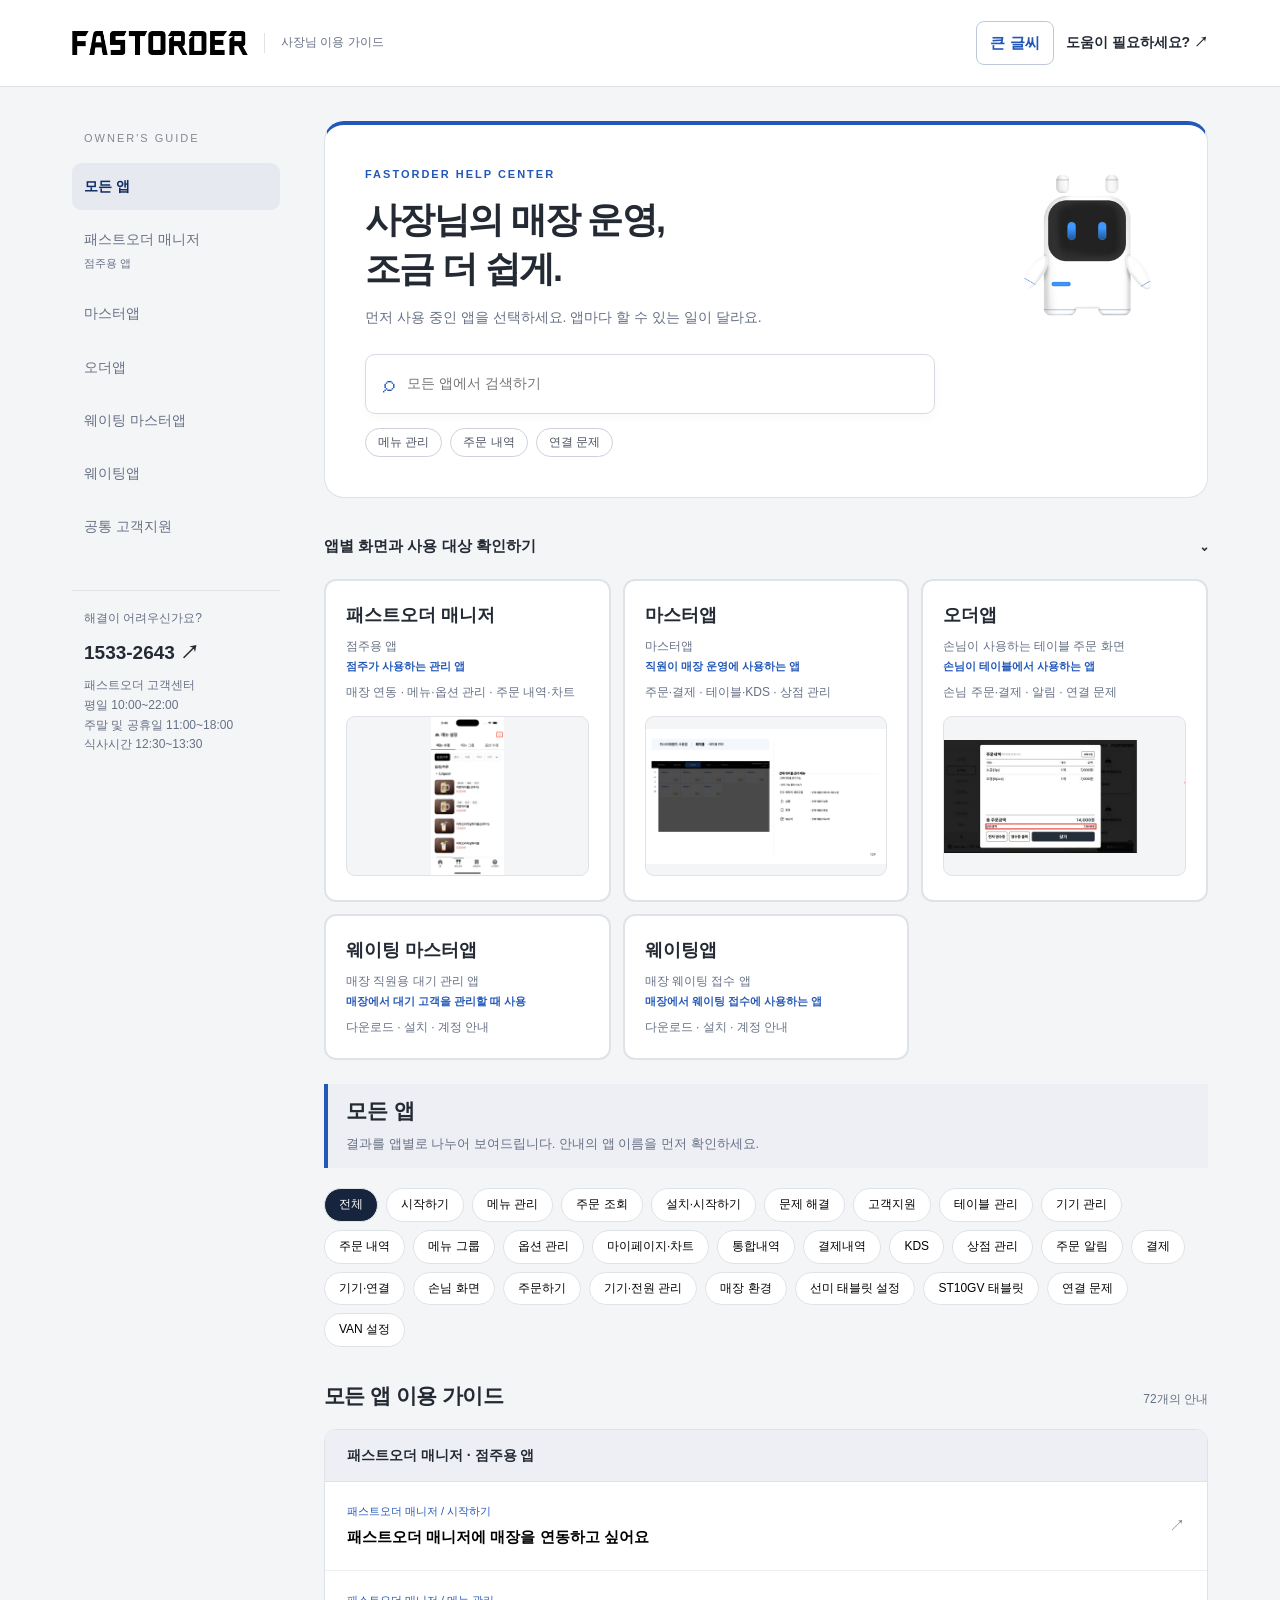
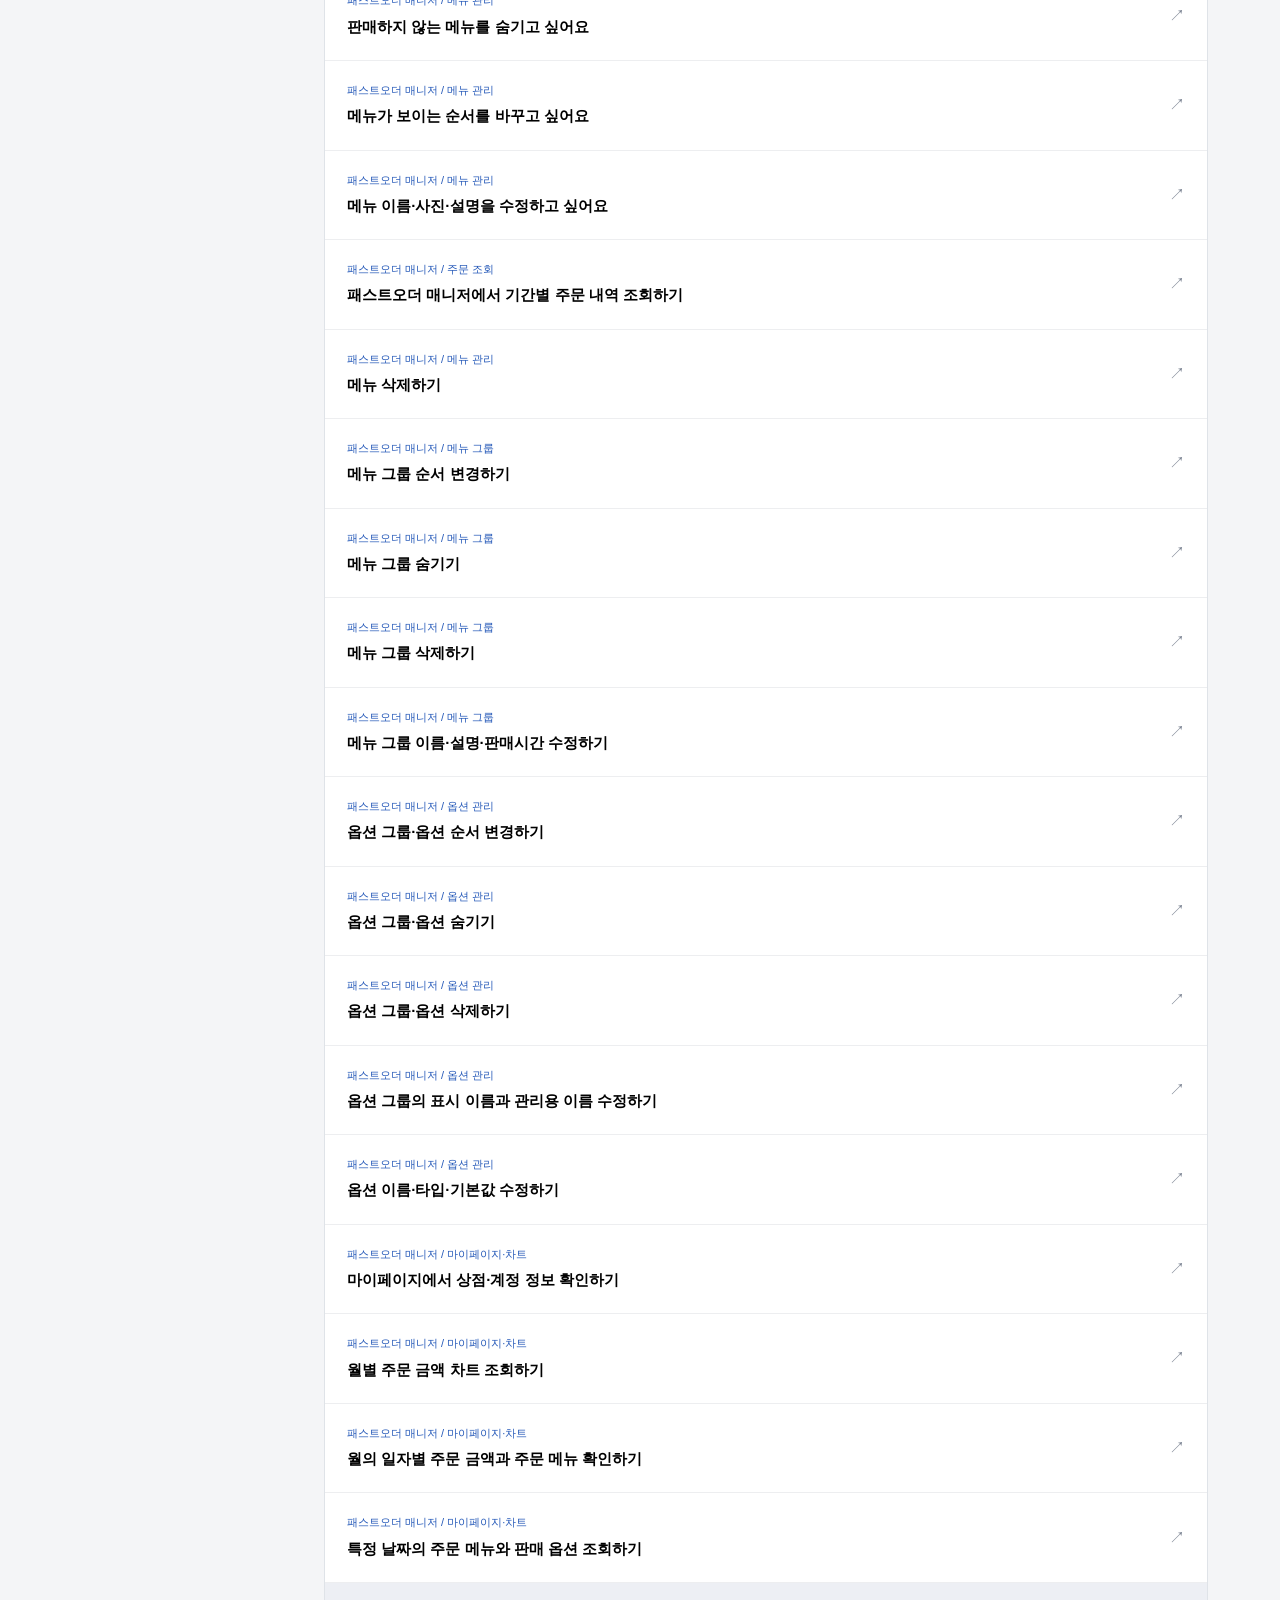
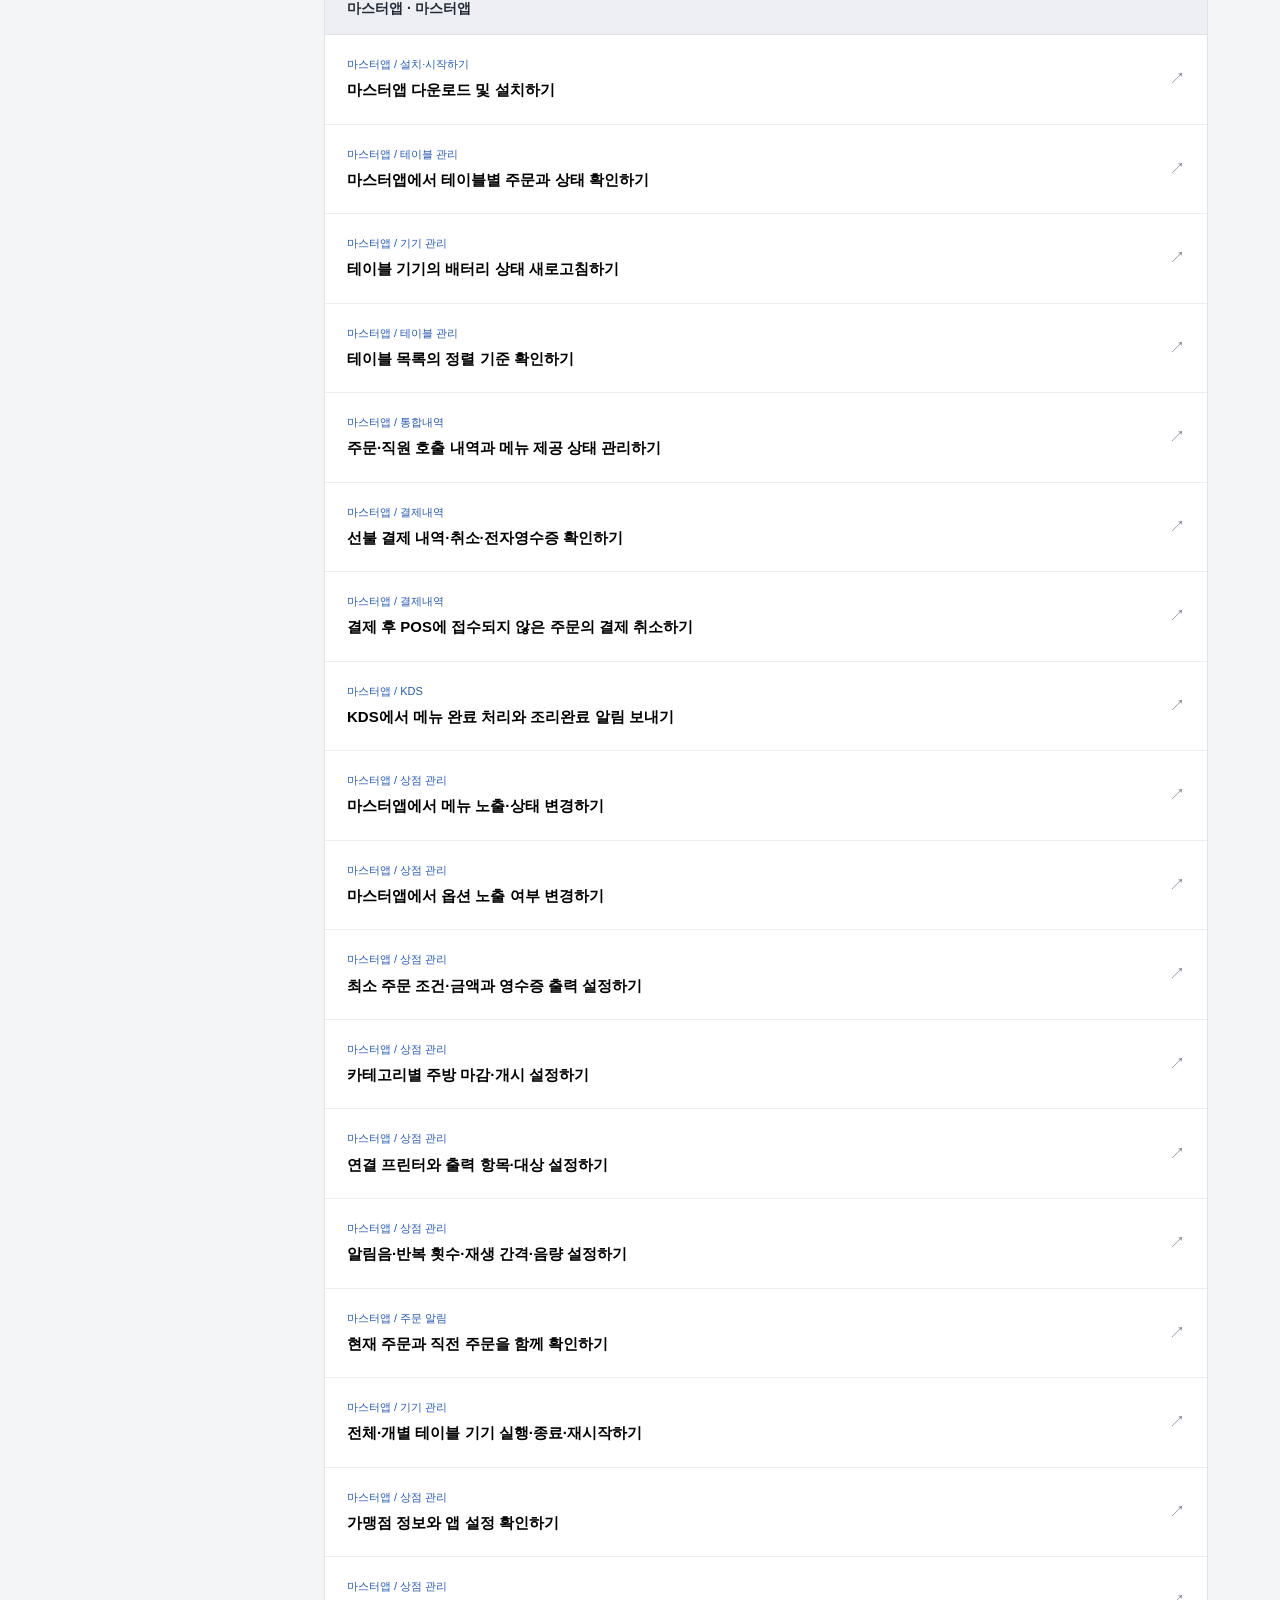
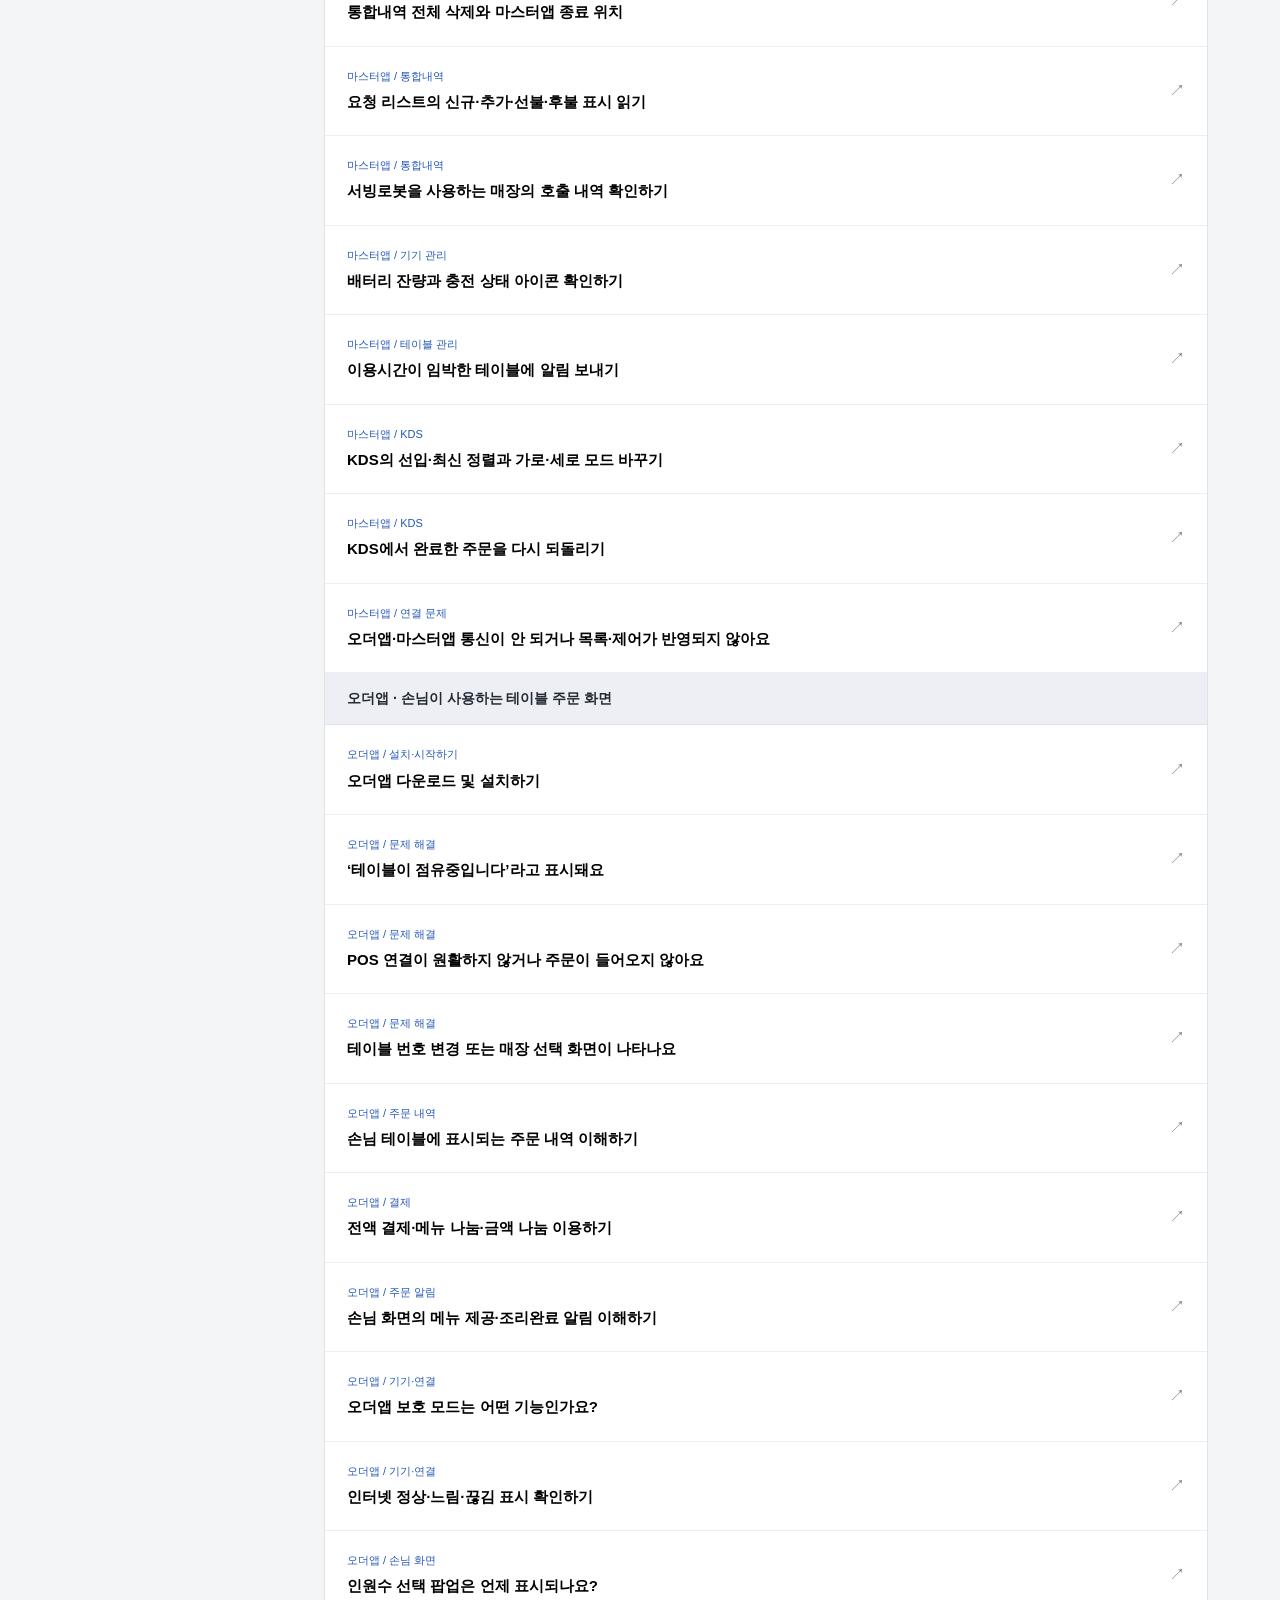
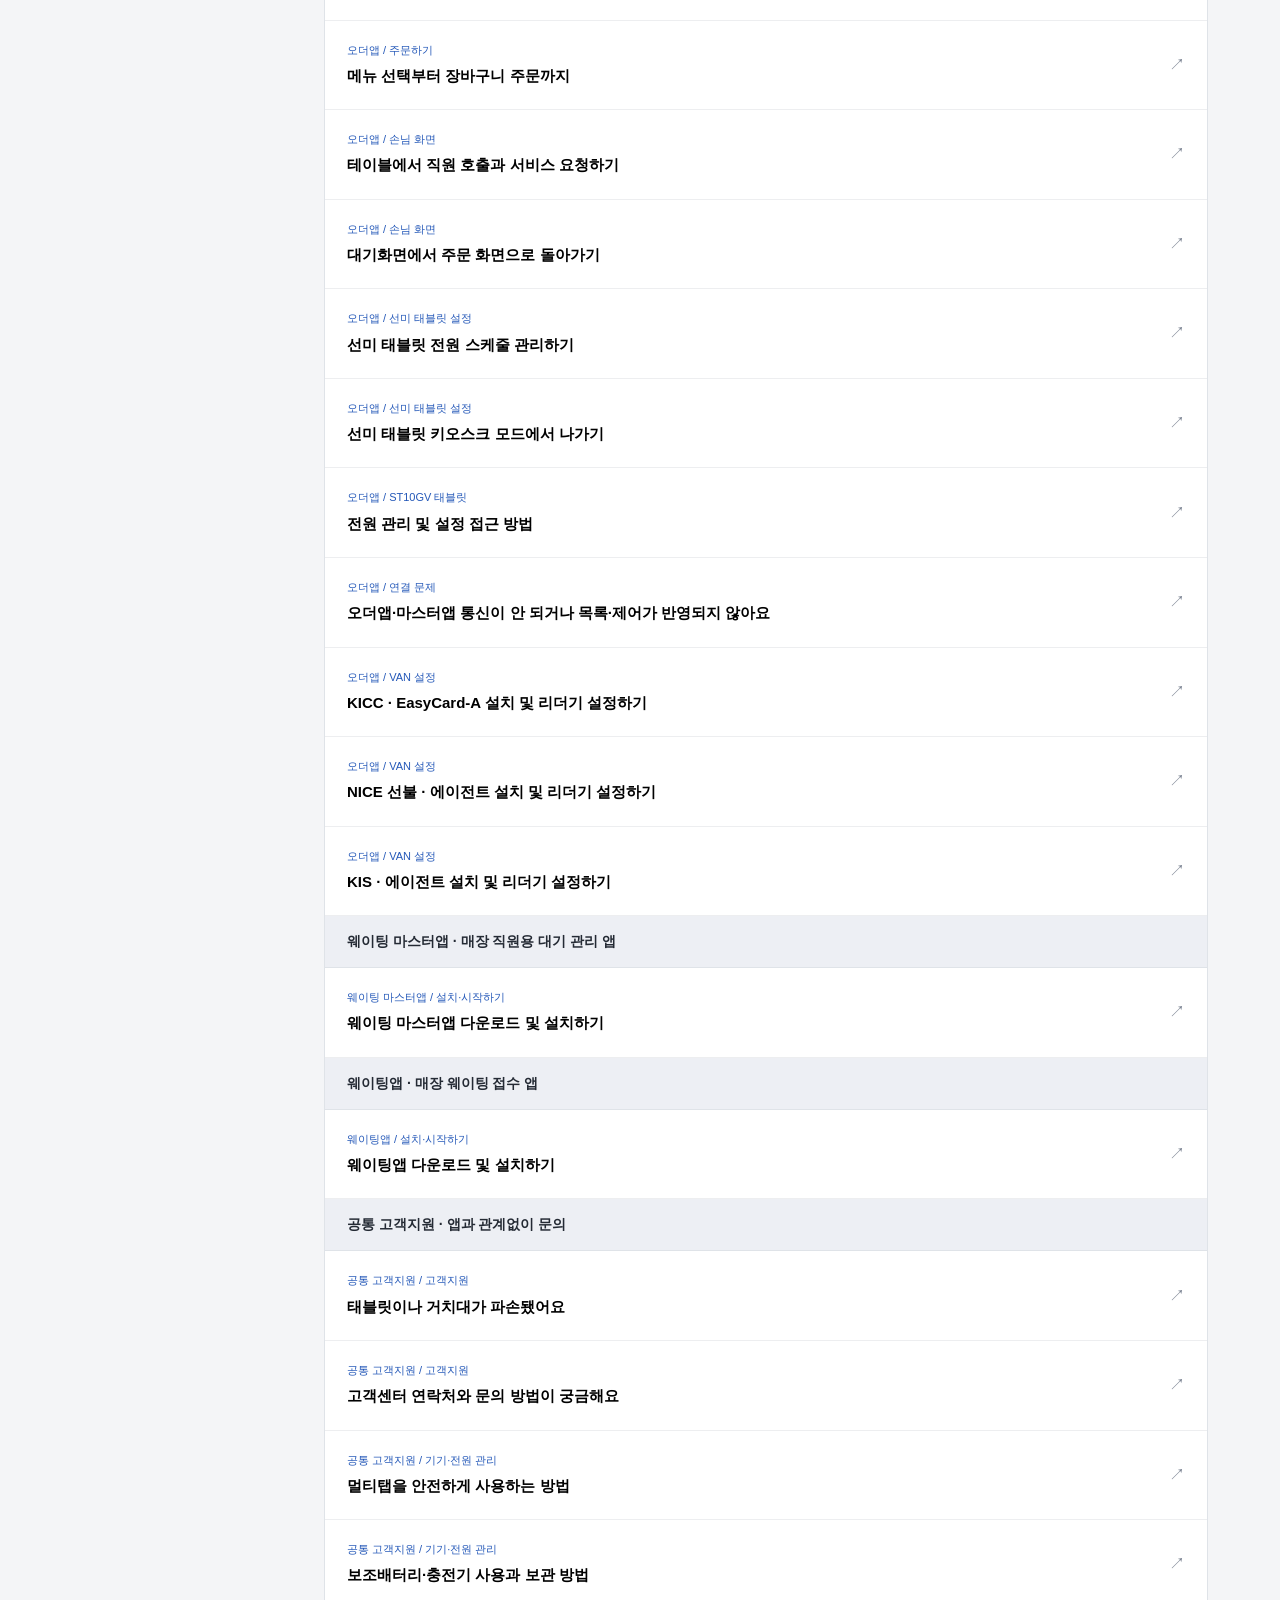
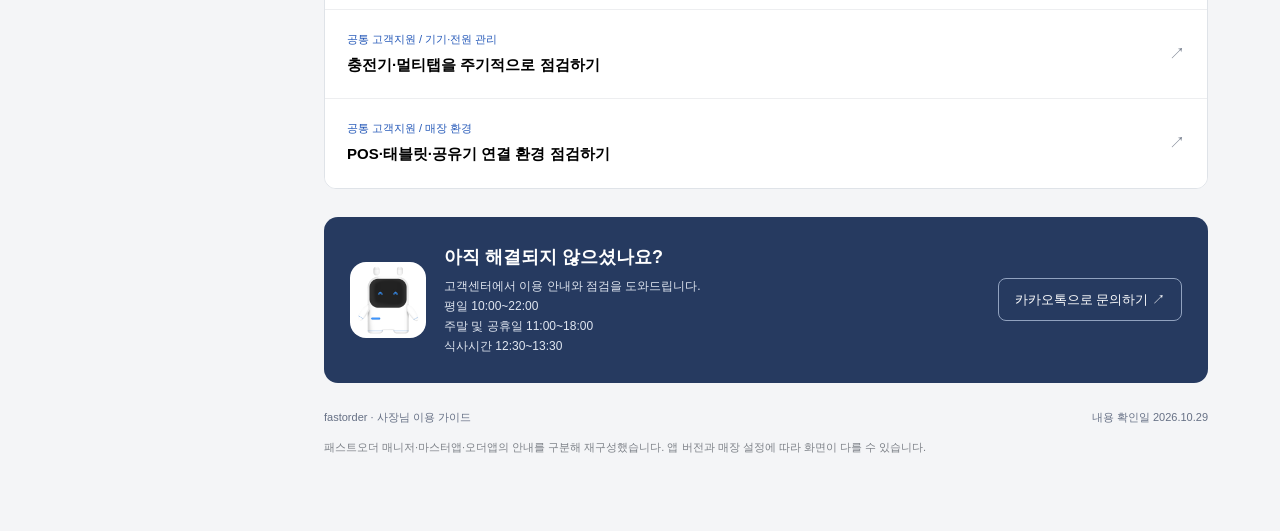
<file: index.html>
<!doctype html>
<html lang="ko">
<head>
<meta charset="utf-8"><meta name="viewport" content="width=device-width,initial-scale=1">
<meta name="description" content="패스트오더 점주를 위한 메뉴 관리, 주문 조회, 문제 해결 가이드">
<title>패스트오더 · 사장님 이용 가이드</title>
<style>
:root{--ink:#1a1d22;--muted:#656a73;--green:#103273;--line:#e2e4e8;--paper:#f6f7f9}*{box-sizing:border-box}html{scroll-behavior:smooth}body{margin:0;color:var(--ink);background:var(--paper);font:16px/1.65 -apple-system,BlinkMacSystemFont,"Segoe UI","Malgun Gothic",sans-serif}button,input,a{-webkit-tap-highlight-color:transparent}a{color:inherit}button{font:inherit;cursor:pointer}button:focus-visible,a:focus-visible,input:focus-visible{outline:3px solid #8c95a5;outline-offset:4px}.skip{position:absolute;top:-100px}.skip:focus{top:0;background:white;z-index:10}header{background:#fff;border-bottom:1px solid var(--line)}.bar{max-width:1200px;margin:auto;padding:21px 32px;display:flex;align-items:center;justify-content:space-between}.brand{text-decoration:none;font-weight:850;font-size:24px;letter-spacing:-1px}.brand span{color:var(--green)}.brand small{font-size:12px;font-weight:500;border-left:1px solid var(--line);padding-left:16px;margin-left:16px;letter-spacing:0;color:var(--muted)}.contact{text-decoration:none;font-size:14px;font-weight:700}.layout{max-width:1200px;margin:auto;display:grid;grid-template-columns:208px 1fr;gap:44px;padding:34px 32px 64px}aside{padding-top:8px}aside .label{font-size:11px;color:#848890;letter-spacing:2px;margin:0 12px 16px}nav{display:grid;gap:6px}nav button{text-align:left;border:0;background:none;border-radius:9px;padding:12px;color:var(--muted);font-size:14px}nav button.active{background:#e6e9ef;color:#0e2c65;font-weight:700}nav button:hover{background:#eaecf0}.sidehelp{margin-top:40px;padding:18px 12px;border-top:1px solid var(--line);font-size:12px;color:var(--muted)}.sidehelp a{display:block;font-size:19px;font-weight:750;color:var(--ink);text-decoration:none;margin:8px 0}.hero{background:#e7eaf0;border:1px solid #dce0e8;border-radius:20px;padding:40px;position:relative;overflow:hidden}.eyebrow{color:var(--green);font-size:11px;letter-spacing:2px;font-weight:800}.hero h1{font-size:36px;line-height:1.35;letter-spacing:-1.7px;margin:13px 0}.hero p{color:#525968;font-size:14px;margin:0 0 25px}.searchbox{display:flex;align-items:center;gap:12px;background:#fff;border:1px solid #d6dae2;border-radius:10px;padding:0 17px;max-width:570px;box-shadow:0 4px 12px #1c305807}.searchbox span{font-size:23px;color:var(--green)}input{width:100%;min-width:0;border:0;background:none;font:inherit;font-size:14px;padding:17px 0;outline:none}.searchbox:focus-within{outline:2px solid var(--green)}.searchbox button{border:0;background:none;color:var(--muted);font-size:20px}.tags{display:flex;gap:8px;flex-wrap:wrap;margin-top:14px}.tags button{background:#ffffff80;border:1px solid #ccd1dc;border-radius:20px;color:#4b5260;font-size:12px;padding:4px 12px}.sectiontop{display:flex;align-items:baseline;justify-content:space-between;margin:32px 0 15px}.sectiontop h2{font-size:21px;letter-spacing:-.6px;margin:0}.sectiontop span{font-size:12px;color:var(--muted)}.quick{display:grid;grid-template-columns:repeat(3,1fr);gap:12px}.quick button{border:1px solid var(--line);background:#fff;text-align:left;border-radius:12px;padding:22px 19px;transition:transform .15s,border-color .15s}.quick button:hover{transform:translateY(-3px);border-color:#8992a3}.symbol{display:inline-grid;place-items:center;width:38px;height:38px;background:#edeff4;border-radius:11px;color:var(--green);font-size:20px;margin-bottom:17px}.quick strong{display:block;font-size:15px}.quick p{color:var(--muted);font-size:12px;margin:7px 0 0}.list{background:#fff;border:1px solid var(--line);border-radius:12px;overflow:hidden}.row{display:flex;align-items:center;gap:18px;width:100%;text-align:left;padding:20px 22px;border:0;border-bottom:1px solid #edeef0;background:white}.row:last-child{border-bottom:0}.row:hover{background:#f4f5f8}.row .category{font-size:11px;color:var(--green);display:block;margin-bottom:4px}.row strong{font-size:15px;font-weight:650}.row .arrow{margin-left:auto;color:#7e8695}.empty{padding:36px;text-align:center;color:var(--muted)}.support{margin-top:28px;border-radius:14px;background:#17243e;color:white;padding:26px;display:flex;align-items:center;justify-content:space-between;gap:18px}.support h2{font-size:18px;margin:0 0 5px}.support p{font-size:12px;color:#c5cad2;margin:0}.support a{white-space:nowrap;border:1px solid #717b8f;border-radius:8px;padding:10px 16px;text-decoration:none;font-size:13px}footer{font-size:11px;color:var(--muted);margin-top:25px;display:flex;justify-content:space-between;gap:16px}.note{font-size:11px;color:#7c8087;margin-top:12px}dialog{width:min(700px,calc(100% - 28px));border:1px solid var(--line);border-radius:18px;padding:0;color:var(--ink);max-height:85vh;box-shadow:0 30px 100px #10182740}dialog::backdrop{background:#1a1c2180;backdrop-filter:blur(3px)}.dialogtop{display:flex;justify-content:space-between;padding:17px 26px;border-bottom:1px solid var(--line);align-items:center;font-size:12px;color:var(--green)}.close{border:0;background:#f0f1f4;border-radius:50%;width:32px;height:32px;font-size:20px}.article{padding:25px 32px 32px}.article h2{font-size:25px;line-height:1.4;letter-spacing:-.7px;margin:0 0 20px}.article p,.article li{font-size:15px;color:#434955}.article li{padding:7px 0}.article ol{padding-left:23px}.tip{background:#eef0f4;border-left:3px solid var(--green);padding:14px 17px;font-size:13px;line-height:1.8;margin:22px 0}.article .source{font-size:11px;color:var(--muted);border-top:1px solid var(--line);padding-top:18px;margin-top:28px}.article a{color:var(--green)}[hidden]{display:none!important}@media(max-width:850px){.layout{grid-template-columns:1fr;gap:20px;padding:20px}.bar{padding:18px 20px}aside{padding:0}aside .label,.sidehelp{display:none}nav{display:flex;overflow:auto;white-space:nowrap;padding-bottom:5px}nav button{padding:9px 14px}.hero{padding:28px}.hero h1{font-size:30px}.brand small{display:none}}@media(max-width:520px){.quick{grid-template-columns:1fr}.quick button{padding:16px;display:grid;grid-template-columns:42px 1fr;column-gap:14px;align-items:center}.symbol{grid-row:span 2;margin:0}.quick p{margin-top:3px}.hero{padding:24px 20px}.hero h1{font-size:28px}.contact{font-size:12px}.support{align-items:flex-start;flex-direction:column}.sectiontop span{font-size:11px}.row{padding:17px}.article{padding:22px}footer{flex-direction:column;gap:3px}}

.appcards{display:grid;grid-template-columns:repeat(3,1fr);gap:12px;margin:24px 0}.appcard{border:2px solid var(--line);background:white;border-radius:12px;text-align:left;padding:20px;color:var(--ink)}.appcard.active{border-color:var(--green);background:#eff1f4}.appcard strong{display:block;font-size:18px}.appcard span{display:block;font-size:12px;color:var(--muted);margin-top:6px}.appcard .who{font-size:11px;color:var(--green);font-weight:700;margin:0 0 8px}.appcontext{border-left:4px solid var(--green);padding:10px 18px;background:#edeff4;margin-bottom:20px}.appcontext h2{font-size:21px;margin:0}.appcontext p{font-size:13px;color:var(--muted);margin:4px 0}.filters{display:flex;gap:8px;flex-wrap:wrap;margin:16px 0}.filters button{border:1px solid var(--line);border-radius:20px;background:white;padding:6px 14px;font-size:12px}.filters button.active{background:#17243e;color:white}.device{font-size:12px;background:#edeff4;border:1px solid #d6dae3;border-radius:8px;padding:12px 16px;margin-bottom:20px}.stepdevice{display:inline-block;font-size:11px;color:var(--green);background:#edeff4;padding:1px 7px;border-radius:4px;margin-right:7px}.groupheading{font-size:14px;margin:0;padding:14px 22px;background:#edeff4;border-bottom:1px solid var(--line)}@media(max-width:600px){.appcards{grid-template-columns:1fr;gap:8px}.appcard{padding:14px}.appcard .who{margin-bottom:2px}.appcard strong{font-size:16px}.appcard span{margin-top:3px}}

.appcard .appshot{display:block;width:100%;height:160px;object-fit:contain;background:#f0f1f4;border:1px solid var(--line);border-radius:9px;margin:14px 0 4px}.mediafigure{margin:24px 0;padding:16px;background:#f4f5f7;border:1px solid var(--line);border-radius:12px;text-align:center}.mediafigure img{display:block;max-width:100%;height:auto;max-height:560px;object-fit:contain;margin:0 auto;border-radius:6px}.mediafigure figcaption{font-size:12px;color:var(--muted);margin-top:12px}.mediafigure button{border:1px solid #b8bec8;border-radius:7px;background:white;color:var(--green);padding:8px 14px;margin-top:12px}.mediafigure .original{display:block;font-size:11px;margin-top:8px}.mediafigure .mediatitle{font-size:13px;display:block;margin-bottom:12px}.mediafigure a{display:block}@media(max-width:600px){.appcard .appshot{height:140px}.mediafigure{padding:12px}.mediafigure img{max-height:470px}}

/* Responsive reading and touch navigation */
main,.layout>aside{min-width:0}.mobile-app-label{display:none}.app-chooser{margin-top:24px}.app-chooser summary{cursor:pointer;font-size:15px;font-weight:700;padding:12px 0;list-style:none;display:flex;justify-content:space-between}.app-chooser summary::-webkit-details-marker{display:none}.app-chooser .appcards{margin:8px 0 24px}.article{overflow-wrap:anywhere}.article p,.article li{white-space:pre-wrap}.dialogtop{position:sticky;top:0;z-index:2;background:#fff}.close{flex-shrink:0;min-width:44px;min-height:44px}.mediafigure .original{padding:10px;min-height:44px}body:has(dialog[open]){overflow:hidden}.sectiontop{gap:12px}
@media(max-width:850px){
header{position:sticky;top:0;z-index:20}.bar{height:64px;padding:10px 16px}.brand{font-size:23px}.contact{font-size:12px;display:flex;align-items:center;min-height:44px}.layout{display:block;padding:0 16px 32px}.layout>aside{position:sticky;top:64px;z-index:15;background:var(--paper);margin:0 -16px 16px;padding:10px 16px 12px;border-bottom:1px solid var(--line)}nav,.sidehelp,aside .label{display:none}.mobile-app-label{display:flex;align-items:center;gap:12px;font-size:12px;font-weight:700}.mobile-app-label select{min-width:0;flex:1;border:1px solid #caced5;background:#fff;color:var(--ink);font:inherit;font-size:16px;border-radius:9px;padding:10px 12px;min-height:46px}.hero{padding:24px;border-radius:14px}.hero h1{font-size:29px;letter-spacing:-1px;margin:10px 0}.hero p{margin-bottom:18px}.searchbox{padding:0 12px;gap:8px}.searchbox input{font-size:16px;padding:14px 0}.searchbox button{min-width:40px;min-height:44px}.tags button{min-height:40px;padding:7px 13px;font-size:13px}.appcontext{margin-top:16px}.appcontext h2{font-size:20px}.filters{flex-wrap:nowrap;overflow-x:auto;scrollbar-width:thin;overscroll-behavior-x:contain;padding:4px 2px 10px;gap:7px}.filters button{white-space:nowrap;min-height:44px;font-size:14px;flex-shrink:0}.sectiontop{margin-top:23px;align-items:center;flex-wrap:wrap}.sectiontop h2{font-size:20px}.sectiontop span{font-size:12px}.row{padding:18px 16px;min-height:76px;gap:12px}.row strong{font-size:16px;line-height:1.6;word-break:keep-all}.row .category{font-size:12px}.support{padding:22px}.support a{display:block;min-height:46px;text-align:center}.article h2{font-size:24px;word-break:keep-all}.article p,.article li{font-size:16px;line-height:1.85}dialog{width:100%;height:100dvh;max-height:100dvh;max-width:100vw;margin:0;border:0;border-radius:0;padding-bottom:env(safe-area-inset-bottom)}.dialogtop{padding:10px 16px;border-bottom:1px solid var(--line);gap:12px}.article{padding:24px 18px 32px}.device{font-size:13px}.mediafigure{margin:22px 0;padding:10px}.mediafigure .mediatitle{font-size:13px}.mediafigure figcaption{font-size:12px}.mediafigure button{min-height:44px;font-size:14px}.mediafigure img{max-height:none}.stepdevice{font-size:12px}.article ol{padding-left:24px}.appcard{min-height:80px}.appcard .appshot{height:150px}.appcard span{font-size:13px}.support p{font-size:13px}footer{font-size:12px}.note{font-size:12px}
}
@media(max-width:480px){.hero{padding:20px 16px}.hero h1{font-size:27px}.eyebrow{font-size:10px}.hero p{font-size:14px}.support{display:block}.support a{margin-top:16px}.appcontext p{font-size:13px}.sectiontop h2{font-size:19px}}
.long-media>a:first-of-type{max-height:65vh;overflow-y:auto;overscroll-behavior:contain}.long-media img{max-height:none;width:100%;height:auto}.article li{white-space:normal;margin-bottom:18px}.article li .mediafigure{margin:16px 0 24px}.article li::marker{color:var(--green);font-weight:750}.mediafigure figcaption{white-space:normal}
/* Merchant guide palette: gray, blue, red and white. */
:root{--ink:#242a34;--muted:#667085;--green:#2458b8;--line:#dfe3e8;--paper:#f4f5f7}
.brand span{color:#d6323f}.hero{background:#fff;border-color:#dfe3e8;border-top:4px solid #2458b8}.hero h1{color:#242a34}.hero p{color:#667085}.eyebrow{color:#2458b8}.support{background:#263a60}.support p{color:#e0e6f0}.support a{border-color:#91a2bf}.tip{background:#fff4f4;border-left-color:#d6323f;color:#6c3038}.article li::marker{color:#2458b8}.mediafigure{background:#f5f6f8}.appcard .appshot{background:#f4f5f7}
/* Official Fastorder brand assets. */
.brand{display:flex;align-items:center;gap:0;min-width:0}.brand-logo{display:block;width:176px;height:auto;max-width:100%}.hero-character{float:right;width:160px;height:160px;object-fit:contain;margin:0 0 16px 20px}.hero .searchbox{clear:both}.support-character{width:76px;height:76px;object-fit:contain;border-radius:16px;background:#fff;flex-shrink:0}.support>div{flex:1}
@media(max-width:850px){.brand-logo{width:152px}.hero-character{width:100px;height:100px;margin:0 0 12px 12px}.hero h1{font-size:27px}.hero p{clear:both}.support{display:grid;grid-template-columns:64px minmax(0,1fr);gap:14px}.support-character{width:64px;height:64px}.support a{grid-column:1/-1;width:100%}.support h2{font-size:17px}}
@media(max-width:380px){.brand-logo{width:132px}.hero-character{width:76px;height:76px;margin-left:8px}.hero h1{font-size:24px}}

.text-size-toggle{flex-shrink:0;min-height:44px;padding:8px 13px;border:1px solid #bdc8db;border-radius:8px;background:#fff;color:#2458b8;font-size:15px;font-weight:700;white-space:nowrap}.text-size-toggle[aria-pressed="true"]{background:#2458b8;border-color:#2458b8;color:#fff}.bar{gap:12px}.bar .brand{margin-right:auto}.dialogtop{gap:10px}.dialogtop>span{margin-right:auto}
html.large-text .article p,html.large-text .article li{font-size:21px;line-height:1.9}html.large-text .article h2{font-size:30px}html.large-text .row strong{font-size:21px;line-height:1.7}html.large-text .row .category,html.large-text .stepdevice,html.large-text .device,html.large-text .tip,html.large-text .mediafigure figcaption{font-size:17px;line-height:1.8}html.large-text nav button,html.large-text .filters button,html.large-text .tags button,html.large-text .searchbox input,html.large-text .mobile-app-label select{font-size:18px}html.large-text .hero p,html.large-text .support p,html.large-text .support a,html.large-text .appcard span,html.large-text .sidehelp,html.large-text .note,html.large-text footer,html.large-text .sectiontop span{font-size:17px;line-height:1.8}html.large-text .appcard strong,html.large-text .quick strong{font-size:21px}html.large-text .quick p{font-size:17px}html.large-text .row{padding-top:24px;padding-bottom:24px}html.large-text dialog{width:min(840px,calc(100% - 28px))}html.large-text .appcards{grid-template-columns:repeat(auto-fit,minmax(min(100%,230px),1fr))}
@media(max-width:850px){html.large-text dialog{width:100%;max-width:100vw}.dialogtop{flex-wrap:wrap}.dialogtop .text-size-toggle{margin-left:auto}}
@media(max-width:520px){.bar .contact{display:none}.bar .brand-logo{width:145px}.text-size-toggle{font-size:14px;padding:8px 11px}html.large-text .hero h1{font-size:30px}html.large-text .article{padding-left:18px;padding-right:18px}html.large-text .article ol{padding-left:27px}}
</style>
</head>
<body>
<a class="skip" href="#main">본문 바로가기</a>
<header><div class="bar"><a href="./" class="brand" aria-label="패스트오더 사장님 이용 가이드"><img class="brand-logo" src="assets/fastorder-logo-black.png" alt="패스트오더"><small>사장님 이용 가이드</small></a><button type="button" class="text-size-toggle" data-text-size aria-pressed="false">큰 글씨</button><a href="#support" class="contact">도움이 필요하세요? ↗</a></div></header>
<div class="layout"><aside><label class="mobile-app-label" for="mobile-app">가이드 선택<select id="mobile-app" aria-label="앱별 가이드 선택"></select></label><p class="label">OWNER'S GUIDE</p><nav aria-label="앱별 가이드" id="nav"></nav><div class="sidehelp">해결이 어려우신가요?<a href="tel:15332643">1533-2643 ↗</a>패스트오더 고객센터<br>평일 10:00~22:00<br>주말 및 공휴일 11:00~18:00<br>식사시간 12:30~13:30</div></aside>
<main id="main"><section class="hero"><img class="hero-character" src="assets/fastorder-character.png" alt="" width="160" height="160"><div class="eyebrow">FASTORDER HELP CENTER</div><h1>사장님의 매장 운영,<br>조금 더 쉽게.</h1><p>먼저 사용 중인 앱을 선택하세요. 앱마다 할 수 있는 일이 달라요.</p><div class="searchbox"><span aria-hidden="true">⌕</span><input id="search" type="search" placeholder="선택한 앱에서 검색하기" aria-label="가이드 검색"><button id="clear" aria-label="검색어 지우기" hidden>×</button></div><div class="tags"><button data-query="메뉴">메뉴 관리</button><button data-query="주문">주문 내역</button><button data-query="연결">연결 문제</button></div></section>
<details class="app-chooser" id="app-chooser" open><summary>앱별 화면과 사용 대상 확인하기 <span aria-hidden="true">⌄</span></summary><div class="appcards" id="appcards"></div></details>
<section aria-label="선택한 앱의 안내"><div class="appcontext" id="appcontext"></div><div class="filters" id="filters" aria-label="선택한 앱 내 분류"></div><div class="sectiontop"><h2 id="listtitle">이용 가이드</h2><span id="count" role="status" aria-live="polite"></span></div><div id="results" class="list"></div></section>
<section class="support" id="support"><img class="support-character" src="assets/fastorder-character-smile.png" alt="" width="76" height="76" loading="lazy"><div><h2>아직 해결되지 않으셨나요?</h2><p>고객센터에서 이용 안내와 점검을 도와드립니다.<br>평일 10:00~22:00<br>주말 및 공휴일 11:00~18:00<br>식사시간 12:30~13:30</p></div><a href="https://pf.kakao.com/_xoxjJxexj" target="_blank" rel="noopener noreferrer">카카오톡으로 문의하기 ↗</a></section>
<footer><span>fastorder · 사장님 이용 가이드</span><span>내용 확인일 2026.10.29</span></footer><p class="note">패스트오더 매니저·마스터앱·오더앱의 안내를 구분해 재구성했습니다. 앱 버전과 매장 설정에 따라 화면이 다를 수 있습니다.</p>
</main></div>
<dialog id="detail" aria-labelledby="article-title"><div class="dialogtop"><span id="article-category"></span><button type="button" class="text-size-toggle" data-text-size aria-pressed="false">큰 글씨</button><button class="close" aria-label="안내 닫기">×</button></div><article class="article" id="article"></article></dialog>
<script src="large-text.js?v=1"></script><script src="content-default.js?v=waiting-1"></script><script src="content-schema.js?v=waiting-1"></script><script>
(async()=>{
let content=window.GUIDE_DEFAULT;try{const response=await fetch('content.json',{cache:'no-store'});if(response.ok){const candidate=await response.json();validateContent(candidate);content=candidate}}catch(error){console.info('기본 안내를 표시합니다.')}
const {guides,media,apps,appShots}=content;
function assetURL(path){return path.startsWith('data:image/')||path.startsWith('assets/')?path:'assets/'+path;}
function mediaHTML(g,step){return (media[g.id]||[]).map((m,i)=>({m,i})).filter(({m})=>Math.max(1,Math.min(g.steps.length,m.afterStep||1))===step).map(({m,i})=>'<figure class="mediafigure'+(m.long?' long-media':'')+'"><a href="'+assetURL(m.file)+'" target="_blank" rel="noopener noreferrer" aria-label="'+escapeHTML(m.caption)+' 원본 크게 보기"><img id="guide-media-'+i+'" src="'+assetURL(m.file)+'" alt="'+escapeHTML(m.caption)+'" loading="eager" decoding="async"></a>'+(m.gif?'<button type="button" data-gif="'+m.file+'" data-poster="'+m.poster+'" data-image="guide-media-'+i+'" aria-pressed="true">Ⅱ GIF 시연 멈추기</button>':'')+'<figcaption>'+escapeHTML(m.caption)+(m.gif?' · 자동 재생':'')+(m.long?'<br>긴 이미지는 이미지 안을 스크롤하거나 확대해서 확인하세요.':'')+'</figcaption><a class="original" href="'+assetURL(m.file)+'" target="_blank" rel="noopener noreferrer">이미지 확대해서 보기 ↗</a></figure>').join('')}

let selectedApp='all',selected='전체';
const nav=document.querySelector('#nav'),search=document.querySelector('#search'),results=document.querySelector('#results'),dialog=document.querySelector('#detail');
const escapeHTML=s=>s.replace(/[&<>"']/g,c=>({'&':'&amp;','<':'&lt;','>':'&gt;','"':'&quot;',"'":'&#39;'}[c]));
function selectApp(id){selectedApp=id;selected='전체';search.value='';render()}
Object.entries(apps).forEach(([id,a])=>{const b=document.createElement('button');b.innerHTML=id==='owner'?a.name+'<small style="display:block;font-size:11px;margin-top:3px">점주용 앱</small>':a.name;b.dataset.app=id;b.onclick=()=>selectApp(id);nav.append(b);if(id==='common')return;const card=document.createElement('button');card.className='appcard';card.dataset.app=id;card.innerHTML='<strong>'+a.name+'</strong><span>'+a.official+'</span><span class="who">'+a.who+'</span><span>'+a.desc+'</span>'+(appShots[id]?'<img class="appshot" src="assets/'+appShots[id]+'" alt="'+a.name+' 실제 화면 예시" loading="lazy">':'');card.onclick=()=>selectApp(id);document.querySelector('#appcards').append(card)});
const mobileApp=document.querySelector('#mobile-app');[['all','모든 앱'],...Object.entries(apps).map(([id,a])=>[id,a.name])].forEach(([id,label])=>{const option=document.createElement('option');option.value=id;option.textContent=label;mobileApp.append(option)});mobileApp.onchange=()=>selectApp(mobileApp.value);const mobileLayout=matchMedia('(max-width:850px)');function fitChooser(){document.querySelector('#app-chooser').open=!mobileLayout.matches}fitChooser();mobileLayout.addEventListener('change',fitChooser);
const all=document.createElement('button');all.textContent='모든 앱';all.dataset.app='all';all.onclick=()=>selectApp('all');nav.prepend(all);
function render(){document.querySelector('#mobile-app').value=selectedApp;const q=search.value.trim().toLowerCase(),a=apps[selectedApp];document.querySelectorAll('[data-app]').forEach(b=>{b.classList.toggle('active',b.dataset.app===selectedApp);b.setAttribute('aria-pressed',String(b.dataset.app===selectedApp))});document.querySelector('#appcontext').innerHTML=a?'<h2>'+a.name+' <small style="font-size:12px;font-weight:400">'+a.official+'</small></h2><p>'+a.device+'</p>':'<h2>모든 앱</h2><p>결과를 앱별로 나누어 보여드립니다. 안내의 앱 이름을 먼저 확인하세요.</p>';search.placeholder=a?a.name+'에서 검색하기':'모든 앱에서 검색하기';document.querySelector('#listtitle').textContent=(a?a.name:'모든 앱')+(q?' 검색 결과':' 이용 가이드');document.querySelector('#clear').hidden=!q;
const scope=guides.filter(g=>!g.hidden&&(selectedApp==='all'||g.app===selectedApp)),cats=['전체',...new Set(scope.map(g=>g.category))],filters=document.querySelector('#filters');filters.replaceChildren();cats.forEach(c=>{const b=document.createElement('button');b.textContent=c;b.classList.toggle('active',c===selected);b.setAttribute('aria-pressed',String(c===selected));b.onclick=()=>{selected=c;render()};filters.append(b)});
const filtered=scope.filter(g=>(selected==='전체'||g.category===selected)&&[apps[g.app].name,apps[g.app].official,g.title,g.keywords,g.intro,...g.steps,g.tip||''].join(' ').toLowerCase().includes(q));document.querySelector('#count').textContent=filtered.length+'개의 안내';results.replaceChildren();if(!filtered.length){const p=document.createElement('p');p.className='empty';p.textContent='선택한 앱에 일치하는 안내가 없습니다. 다른 검색어나 ‘모든 앱에서 검색’을 이용해 주세요.';results.append(p)}
Object.keys(apps).forEach(app=>{const group=filtered.filter(g=>g.app===app);if(!group.length)return;if(selectedApp==='all'){const h=document.createElement('h3');h.className='groupheading';h.textContent=apps[app].name+' · '+apps[app].official;results.append(h)}group.forEach(g=>{const b=document.createElement('button');b.className='row';b.innerHTML='<span><span class="category">'+apps[g.app].name+' / '+escapeHTML(g.category)+'</span><strong>'+escapeHTML(g.title)+'</strong></span><span class="arrow" aria-hidden="true">↗</span>';b.onclick=()=>openGuide(g.id);results.append(b)})})}
function openGuide(id){id=({'van-nice-hardware':'van-nice-setup','van-nice-check':'van-nice-setup','van-kis-install':'van-kis-setup','van-kis-reinstall':'van-kis-setup'})[id]||id;const g=guides.find(g=>g.id===id&&!g.hidden);if(!g)return;const a=apps[g.app];selectedApp=g.app;selected='전체';render();document.querySelector('#article-category').textContent=a.name+' / '+g.category;document.querySelector('#article').innerHTML='<h2 id="article-title">'+escapeHTML(g.title)+'</h2><div class="device"><strong>사용하는 앱: '+a.name+'</strong><br>'+a.official+'<br>'+a.device+'</div><p>'+escapeHTML(g.intro)+'</p><ol>'+g.steps.map((s,i)=>'<li><span class="stepdevice">'+escapeHTML(g.devices?g.devices[i]:a.name)+'</span>'+escapeHTML(s)+mediaHTML(g,i+1)+'</li>').join('')+'</ol>'+(g.tip?'<div class="tip">'+escapeHTML(g.tip)+'</div>':'')+'<p><a href="tel:15332643">전화 문의 1533-2643</a> · <a href="https://pf.kakao.com/_xoxjJxexj" target="_blank" rel="noopener noreferrer">카카오톡으로 문의하기 ↗</a><br>고객센터 운영시간: 평일 10:00~22:00 · 주말 및 공휴일 11:00~18:00<br>식사시간 12:30~13:30</p>';document.querySelectorAll('[data-gif]').forEach(b=>b.onclick=()=>{const playing=b.getAttribute('aria-pressed')==='true';document.getElementById(b.dataset.image).src=assetURL(playing?b.dataset.poster:b.dataset.gif);b.setAttribute('aria-pressed',String(!playing));b.textContent=playing?'▶ GIF 시연 재생':'Ⅱ GIF 시연 멈추기'});dialog.showModal();dialog.scrollTop=0;history.replaceState(null,'','#guide-'+id)}
search.addEventListener('input',render);document.querySelector('#clear').onclick=()=>{search.value='';render();search.focus()};document.querySelectorAll('[data-query]').forEach(b=>b.onclick=()=>{selectedApp=b.dataset.query==='연결'?'order':'owner';selected='전체';search.value=b.dataset.query;render();search.focus()});document.querySelector('.close').onclick=()=>dialog.close();dialog.addEventListener('click',e=>{if(e.target===dialog){const r=dialog.getBoundingClientRect();if(e.clientX<r.left||e.clientX>r.right||e.clientY<r.top||e.clientY>r.bottom)dialog.close()}});dialog.addEventListener('close',()=>history.replaceState(null,'',location.pathname+location.search));render();if(location.hash.startsWith('#guide-'))openGuide(location.hash.slice(7));

})().catch(()=>{document.querySelector('#results').textContent='안내를 불러오지 못했습니다. 페이지를 새로고침해 주세요.'});
</script>
</body></html>
</file>
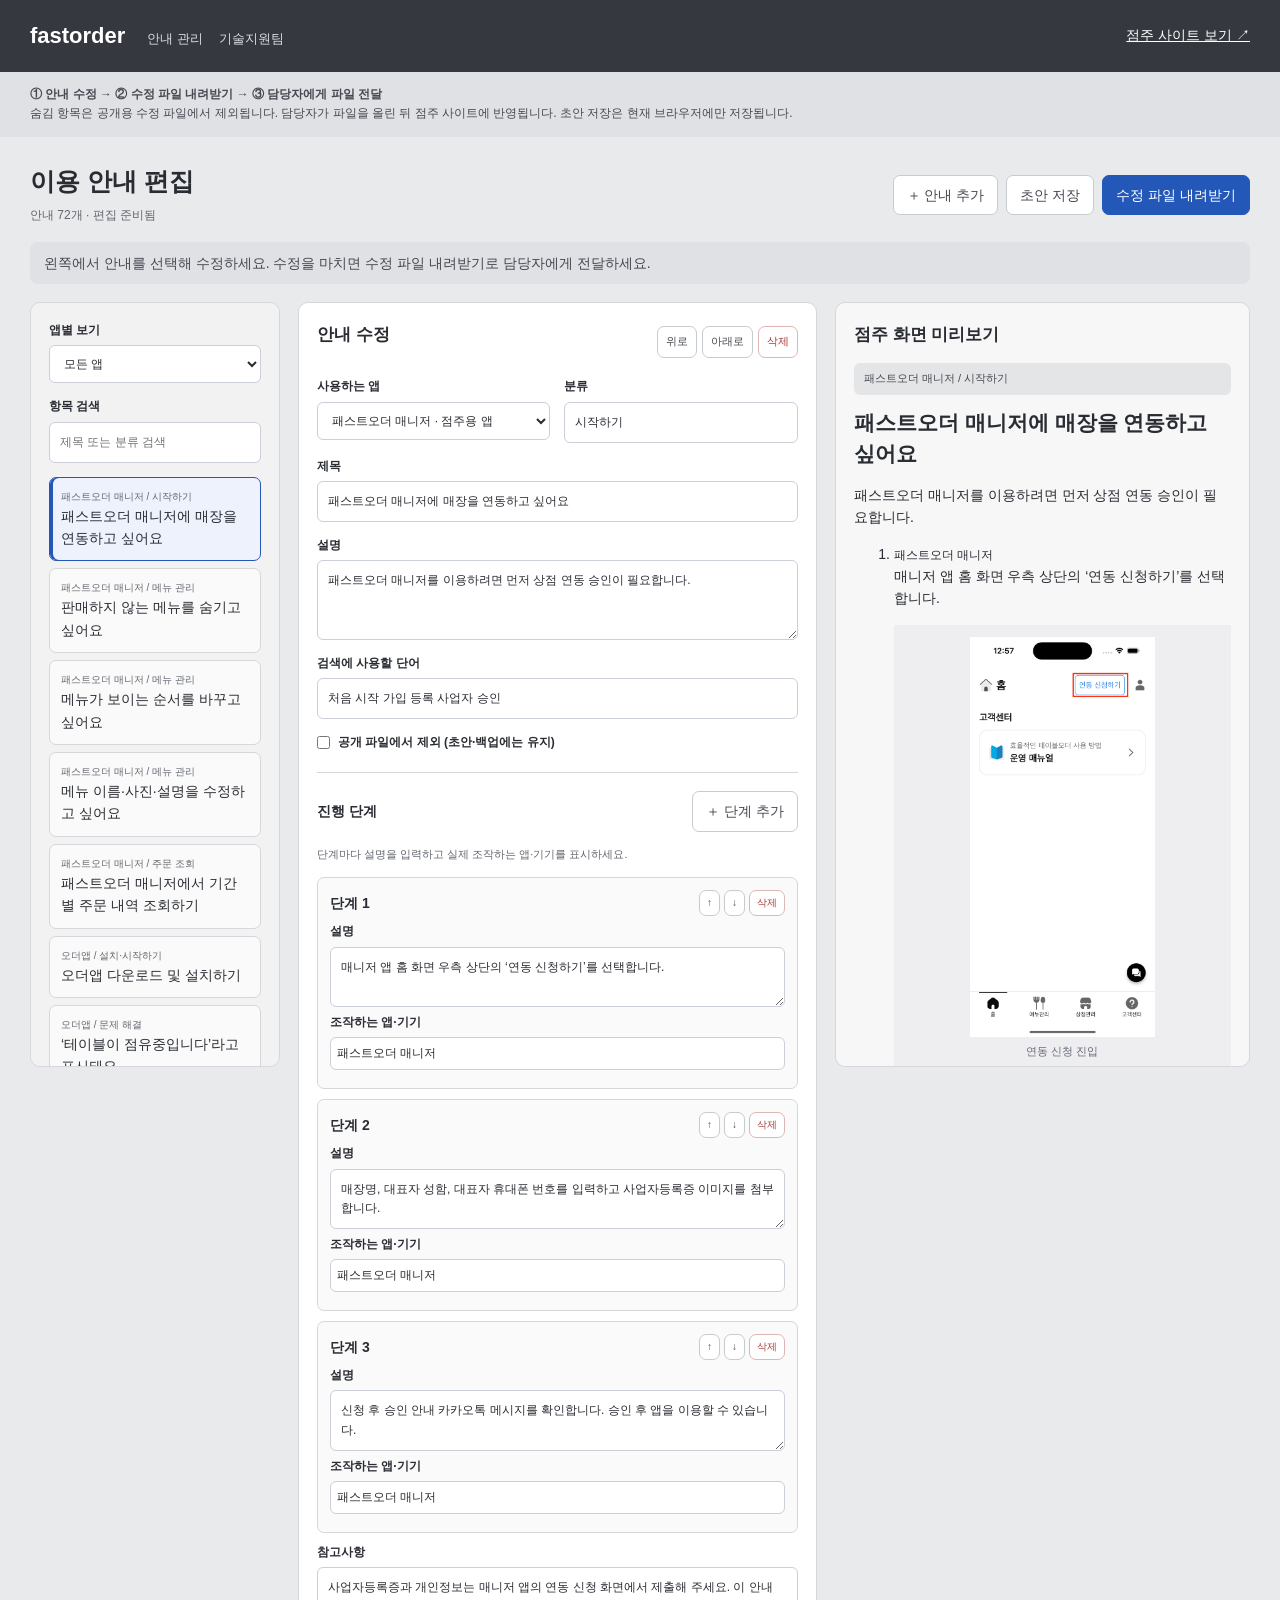
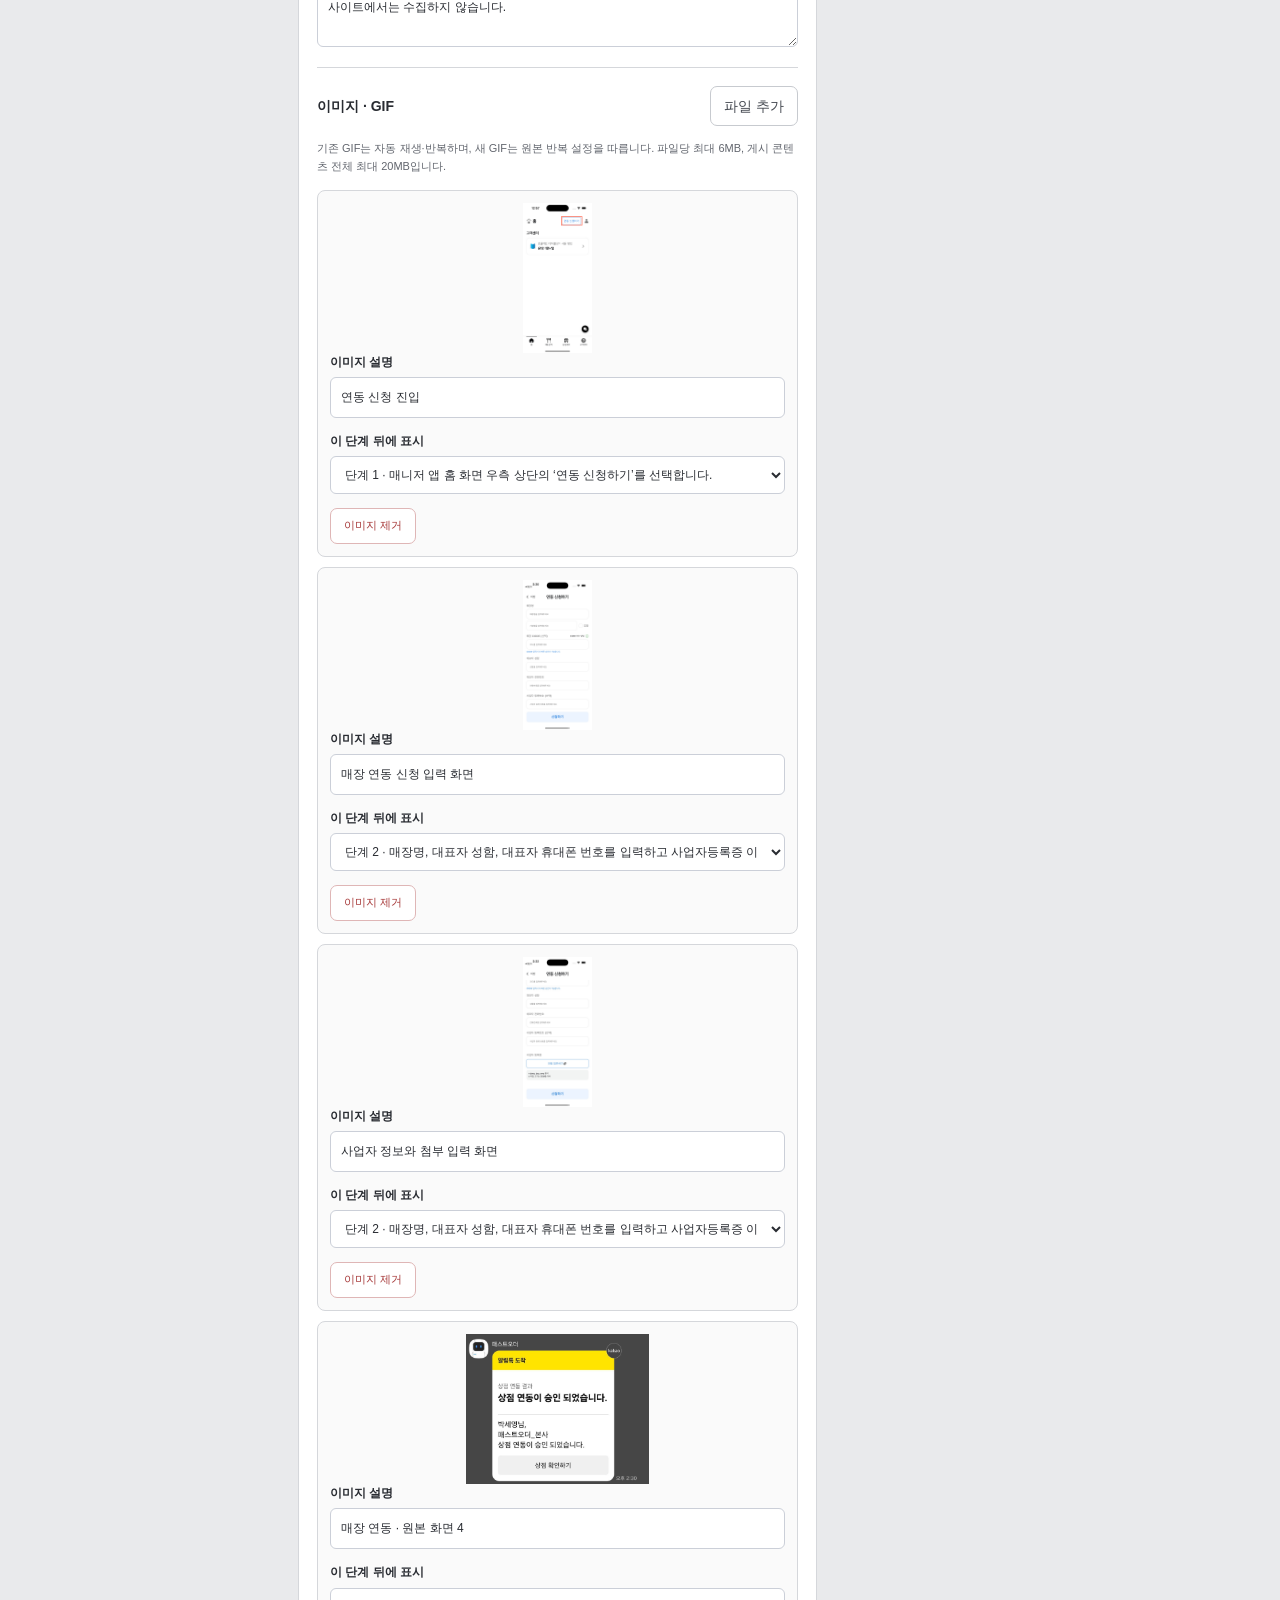
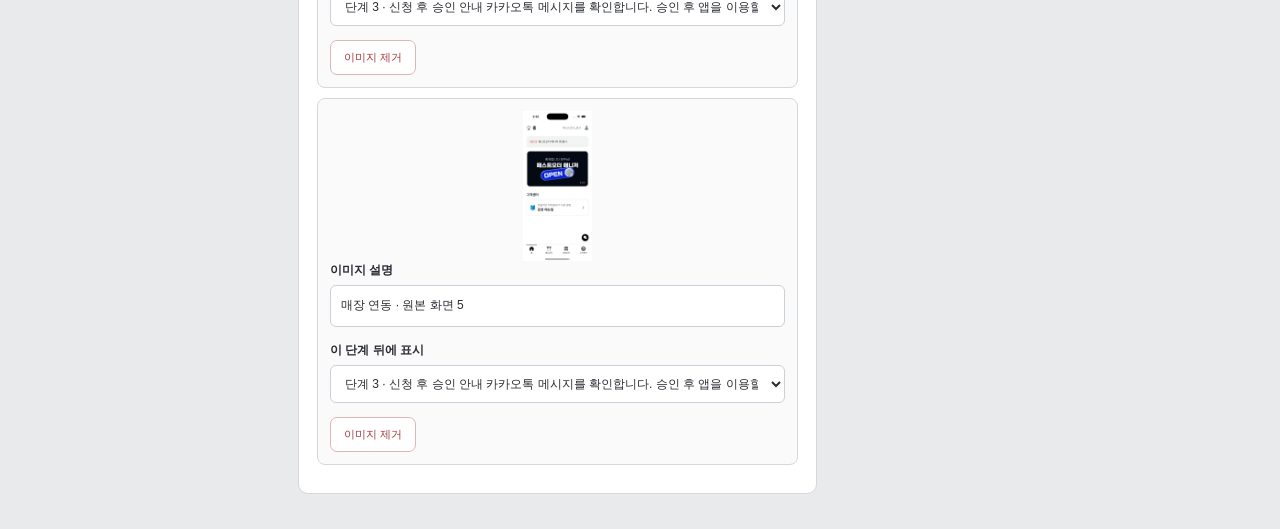
<file: admin.html>
<!doctype html><html lang="ko"><head><meta charset="utf-8"><meta name="viewport" content="width=device-width,initial-scale=1"><meta name="robots" content="noindex,nofollow"><title>패스트오더 · 안내 관리</title><link rel="stylesheet" href="admin.css?v=staff-gray-1"></head><body>
<header><div><strong>fastorder <span>안내 관리</span></strong><small>기술지원팀</small></div><a href="./" target="_blank" rel="noopener">점주 사이트 보기 ↗</a></header>
<div class="notice"><b>① 안내 수정 → ② 수정 파일 내려받기 → ③ 담당자에게 파일 전달</b><br>숨김 항목은 공개용 수정 파일에서 제외됩니다. 담당자가 파일을 올린 뒤 점주 사이트에 반영됩니다. 초안 저장은 현재 브라우저에만 저장됩니다.</div>

<div class="toolbar"><div><h1>이용 안내 편집</h1><p id="draft-state">안내를 불러오는 중입니다.</p></div><div class="actions"><button id="add" class="secondary">＋ 안내 추가</button><button id="save" class="secondary">초안 저장</button><button id="export">수정 파일 내려받기</button></div></div>
<p id="status" role="status" aria-live="polite"></p>
<main><aside><label>앱별 보기<select id="app-filter"><option value="all">모든 앱</option><option value="owner">패스트오더 매니저</option><option value="master">마스터앱</option><option value="order">오더앱</option><option value="waiting-master">웨이팅 마스터앱</option><option value="waiting">웨이팅앱</option><option value="common">공통 고객지원</option></select></label><label>항목 검색<input type="search" id="find" placeholder="제목 또는 분류 검색"></label><div id="items"></div><div class="backup"><button id="backup" class="secondary">백업 내려받기</button><label class="filebutton">백업 불러오기<input id="restore" type="file" accept="application/json,.json"></label></div></aside>
<section class="editor"><div class="edit-head"><h2 id="edit-title">안내 수정</h2><div><button id="up" class="secondary">위로</button><button id="down" class="secondary">아래로</button><button id="remove" class="danger">삭제</button></div></div>
<form id="editor"><div class="two"><label>사용하는 앱<select id="app"><option value="owner">패스트오더 매니저 · 점주용 앱</option><option value="master">마스터앱</option><option value="order">오더앱</option><option value="waiting-master">웨이팅 마스터앱</option><option value="waiting">웨이팅앱</option><option value="common">공통 고객지원</option></select></label><label>분류<input id="category" required placeholder="예: 메뉴 관리"></label></div><label>제목<input id="title" required></label><label>설명<textarea id="intro" rows="3"></textarea></label><label>검색에 사용할 단어<input id="keywords" placeholder="예: 메뉴 숨김 품절"></label><label class="check"><input id="hidden" type="checkbox">공개 파일에서 제외 (초안·백업에는 유지)</label>
<div class="subheading"><h3>진행 단계</h3><button id="add-step" type="button" class="secondary">＋ 단계 추가</button></div><p class="hint">단계마다 설명을 입력하고 실제 조작하는 앱·기기를 표시하세요.</p><div id="steps"></div><label>참고사항<textarea id="tip" rows="3"></textarea></label>
<div class="subheading"><h3>이미지 · GIF</h3><label class="filebutton">파일 추가<input id="images" type="file" accept="image/png,image/jpeg,image/webp,image/gif,image/avif" multiple></label></div><p class="hint">기존 GIF는 자동 재생·반복하며, 새 GIF는 원본 반복 설정을 따릅니다. 파일당 최대 6MB, 게시 콘텐츠 전체 최대 20MB입니다.</p><div id="media"></div>
</form></section><section class="preview"><h2>점주 화면 미리보기</h2><div id="preview"></div></section></main>

<script src="content-default.js?v=waiting-1"></script><script src="content-schema.js?v=waiting-1"></script><script src="admin-handoff.js?v=step-media-2"></script></body></html>
</file>
<file: admin.css>
:root{--green:#103273;--line:#dcdfe5;--ink:#22262c}*{box-sizing:border-box}body{margin:0;background:#f5f6f8;color:var(--ink);font:14px/1.6 -apple-system,BlinkMacSystemFont,'Malgun Gothic',sans-serif}header{background:#fff;border-bottom:1px solid var(--line);padding:18px 30px;display:flex;justify-content:space-between;align-items:center}header strong{font-size:22px}header span,header small{font-size:13px;font-weight:400;margin-left:16px;color:#686e79}a{color:var(--green)}button,.filebutton{font:inherit;cursor:pointer;border:1px solid var(--green);border-radius:7px;background:var(--green);color:#fff;padding:8px 13px}button:disabled{opacity:.5;cursor:wait}.secondary,.filebutton{background:#fff;color:var(--green);border-color:#c0c4cd}.danger{background:#fff;color:#a63838;border-color:#dfb6b6}button:focus-visible,input:focus-visible,select:focus-visible,textarea:focus-visible{outline:3px solid #9199a8;outline-offset:2px}.notice{background:#e8ebf0;padding:13px 30px;font-size:12px}details{margin:20px 30px;background:#fff;border:1px solid var(--line);padding:16px;border-radius:10px}summary{cursor:pointer;font-weight:700}summary span{font-weight:400;color:#666d7c;margin-left:15px}.connection-grid{display:grid;grid-template-columns:2fr 1fr 1fr 2fr;gap:15px;margin-top:18px}details p{font-size:12px;color:#636976}.toolbar{display:flex;justify-content:space-between;align-items:center;margin:24px 30px 12px;gap:16px}h1{font-size:25px;margin:0}.toolbar p{font-size:12px;color:#686e79;margin:5px 0}h2{font-size:17px;margin:0 0 15px}h3{font-size:14px;margin:0}.actions{display:flex;gap:8px}#status{margin:0 30px 18px;padding:10px 14px;background:#e8ebf1;border-radius:7px;min-height:38px}#status.error{background:#fbe9e7;color:#983e35}main{display:grid;grid-template-columns:250px minmax(340px,1fr) minmax(280px,.8fr);gap:18px;margin:0 30px 35px;align-items:start}aside,.editor,.preview{background:#fff;border:1px solid var(--line);border-radius:10px;padding:18px}aside{position:sticky;top:15px;max-height:85vh;overflow:auto}label{display:block;font-size:12px;font-weight:650;margin-bottom:14px}input,select,textarea{display:block;width:100%;font:inherit;font-weight:400;color:var(--ink);border:1px solid #cbcfd8;padding:10px;border-radius:6px;margin-top:5px;background:white}textarea{resize:vertical}.two{display:grid;grid-template-columns:1fr 1fr;gap:14px}.check{display:flex;align-items:center;gap:8px}.check input{display:inline;width:auto;margin:0}.edit-head,.subheading{display:flex;justify-content:space-between;gap:10px;align-items:center;margin-bottom:14px}.edit-head div{display:flex;gap:5px}.edit-head button{font-size:11px;padding:6px 8px}.subheading{border-top:1px solid var(--line);padding-top:18px;margin-top:20px}.hint{font-size:11px;color:#646a77;margin:4px 0 14px}.item{display:block;width:100%;text-align:left;margin:7px 0;background:white;border:1px solid var(--line);color:var(--ink);padding:11px}.item.active{background:#e8ebf1;border-color:#6a7488}.item small{display:block;color:#626977;font-size:10px}.backup{border-top:1px solid var(--line);padding-top:15px;margin-top:18px;display:flex;gap:8px;flex-wrap:wrap}.backup button,.backup .filebutton{font-size:11px}.filebutton{display:inline-block;margin:0;font-weight:400}.filebutton input{display:none}.step{border:1px solid var(--line);border-radius:7px;padding:12px;margin-bottom:10px}.step-top{display:flex;justify-content:space-between;gap:8px;align-items:center}.step-top button{font-size:10px;padding:4px 7px}.step label{margin:6px 0}.step input{padding:6px}.mediacard{padding:12px;border:1px solid var(--line);border-radius:8px;margin:10px 0}.mediacard img{max-height:150px;max-width:100%;display:block;margin:auto}.mediacard button{font-size:11px}.preview{position:sticky;top:15px;max-height:85vh;overflow:auto}.preview h3{font-size:21px;line-height:1.5;margin:12px 0}.preview .badge{background:#e7eaf0;padding:7px 10px;border-radius:6px;font-size:11px}.preview li{margin-bottom:12px;white-space:pre-wrap}.preview p{white-space:pre-wrap}.preview figure{margin:15px 0;background:#f3f4f7;padding:12px;text-align:center}.preview img{max-width:100%;max-height:400px;object-fit:contain}.preview figcaption{font-size:11px;color:#626976}.preview .tip{background:#eef0f4;padding:12px;border-left:3px solid var(--green)}dialog{border:1px solid var(--line);border-radius:12px;max-width:500px;padding:26px;color:var(--ink)}dialog::backdrop{background:#17213488}@media(max-width:1100px){main{grid-template-columns:220px 1fr}.preview{grid-column:2;position:static;max-height:none}.connection-grid{grid-template-columns:1fr 1fr}}@media(max-width:700px){header{padding:15px}header small{display:none}.toolbar{margin:18px;display:block}.actions{margin-top:12px;flex-wrap:wrap}main{display:block;margin:18px}aside,.editor,.preview{position:static;max-height:none;margin:15px 0}#items{max-height:220px;overflow:auto}details{margin:18px}.connection-grid,.two{grid-template-columns:1fr}#status{margin:0 18px}.notice{padding:12px 18px}}

/* Staff editor: neutral gray surfaces with blue action accents. */
:root{--green:#2458b8;--line:#d5d7db;--ink:#292c32}
body{background:#e9eaec}header{background:#35383e;color:#fff;border-bottom-color:#35383e}header span,header small{color:#d9dce1}header a{color:#fff}.notice{background:#dfe1e4;color:#454951}details{background:#f5f5f6}summary span,details p,.toolbar p,.hint{color:#62666e}#status{background:#dfe1e4;color:#454951}aside{background:#f2f2f3}.editor{background:#fff}.preview{background:#f7f7f8}.item{background:#fafafa}.item.active{background:#edf2fc;border-color:#2458b8;box-shadow:inset 3px 0 #2458b8}.item small{color:#62666e}.secondary,.filebutton{color:#454951;border-color:#c7cacf;background:#fff}.secondary:hover,.filebutton:hover{background:#f0f1f3}.step,.mediacard{background:#fafafa}.preview .badge{background:#e4e5e7;color:#454951}.preview figure{background:#eeeef0}.preview .tip{background:#e9eaec;border-left-color:#8a8e96}.danger{color:#a63838;border-color:#dfb6b6}input:focus-visible,select:focus-visible,textarea:focus-visible,button:focus-visible{outline-color:#91ade0}
</file>
